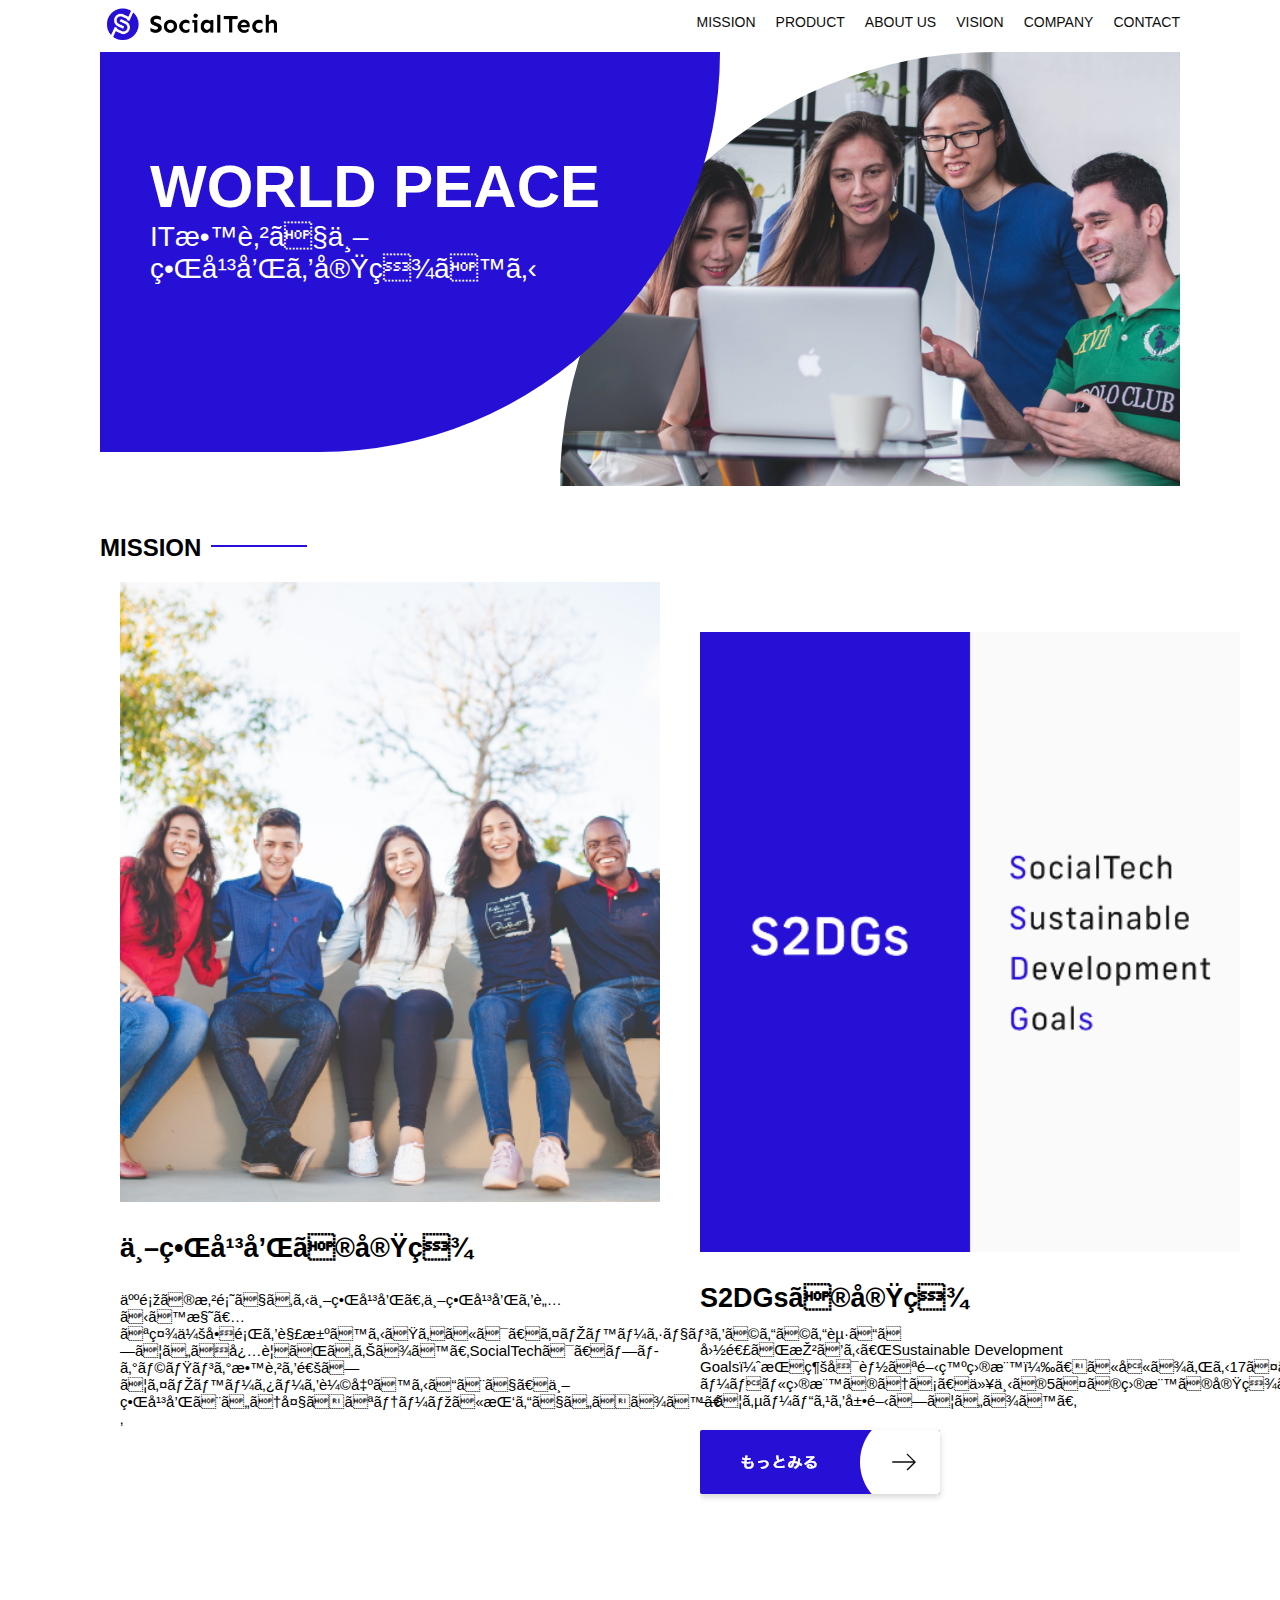
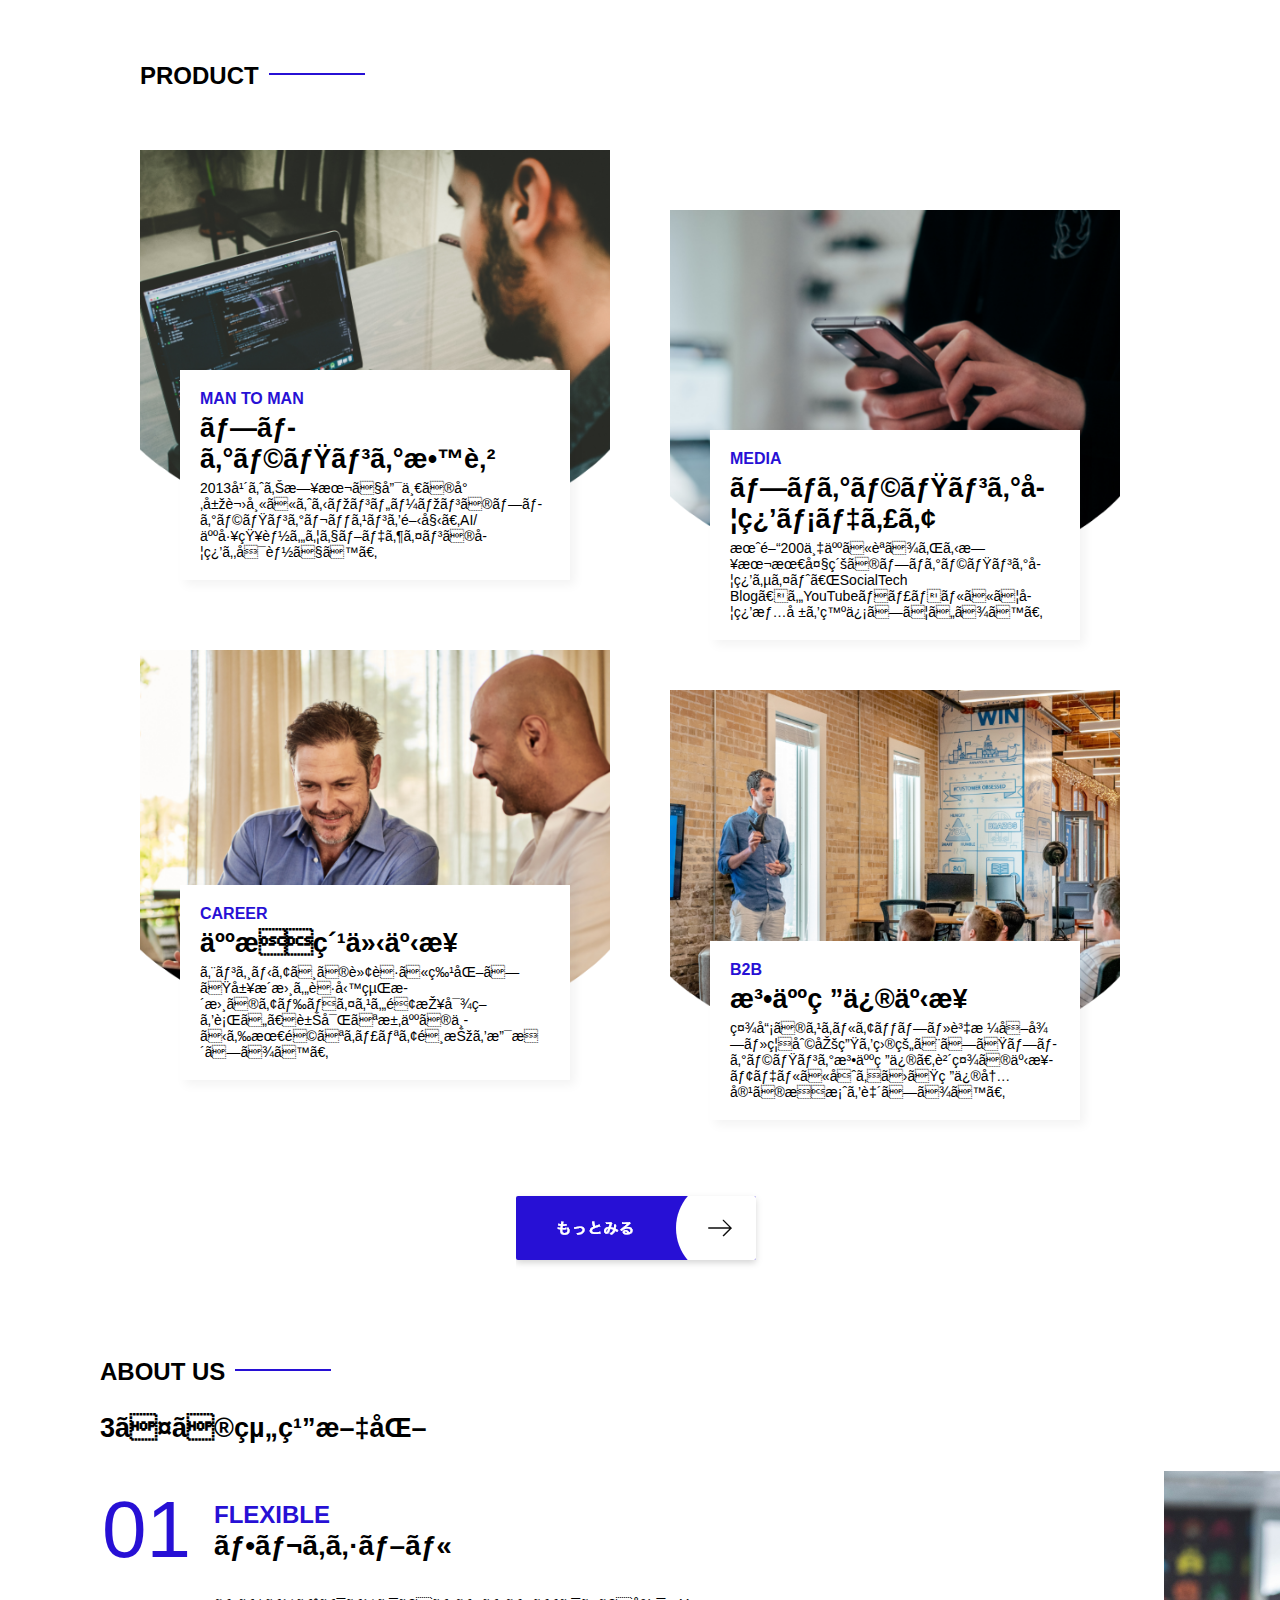
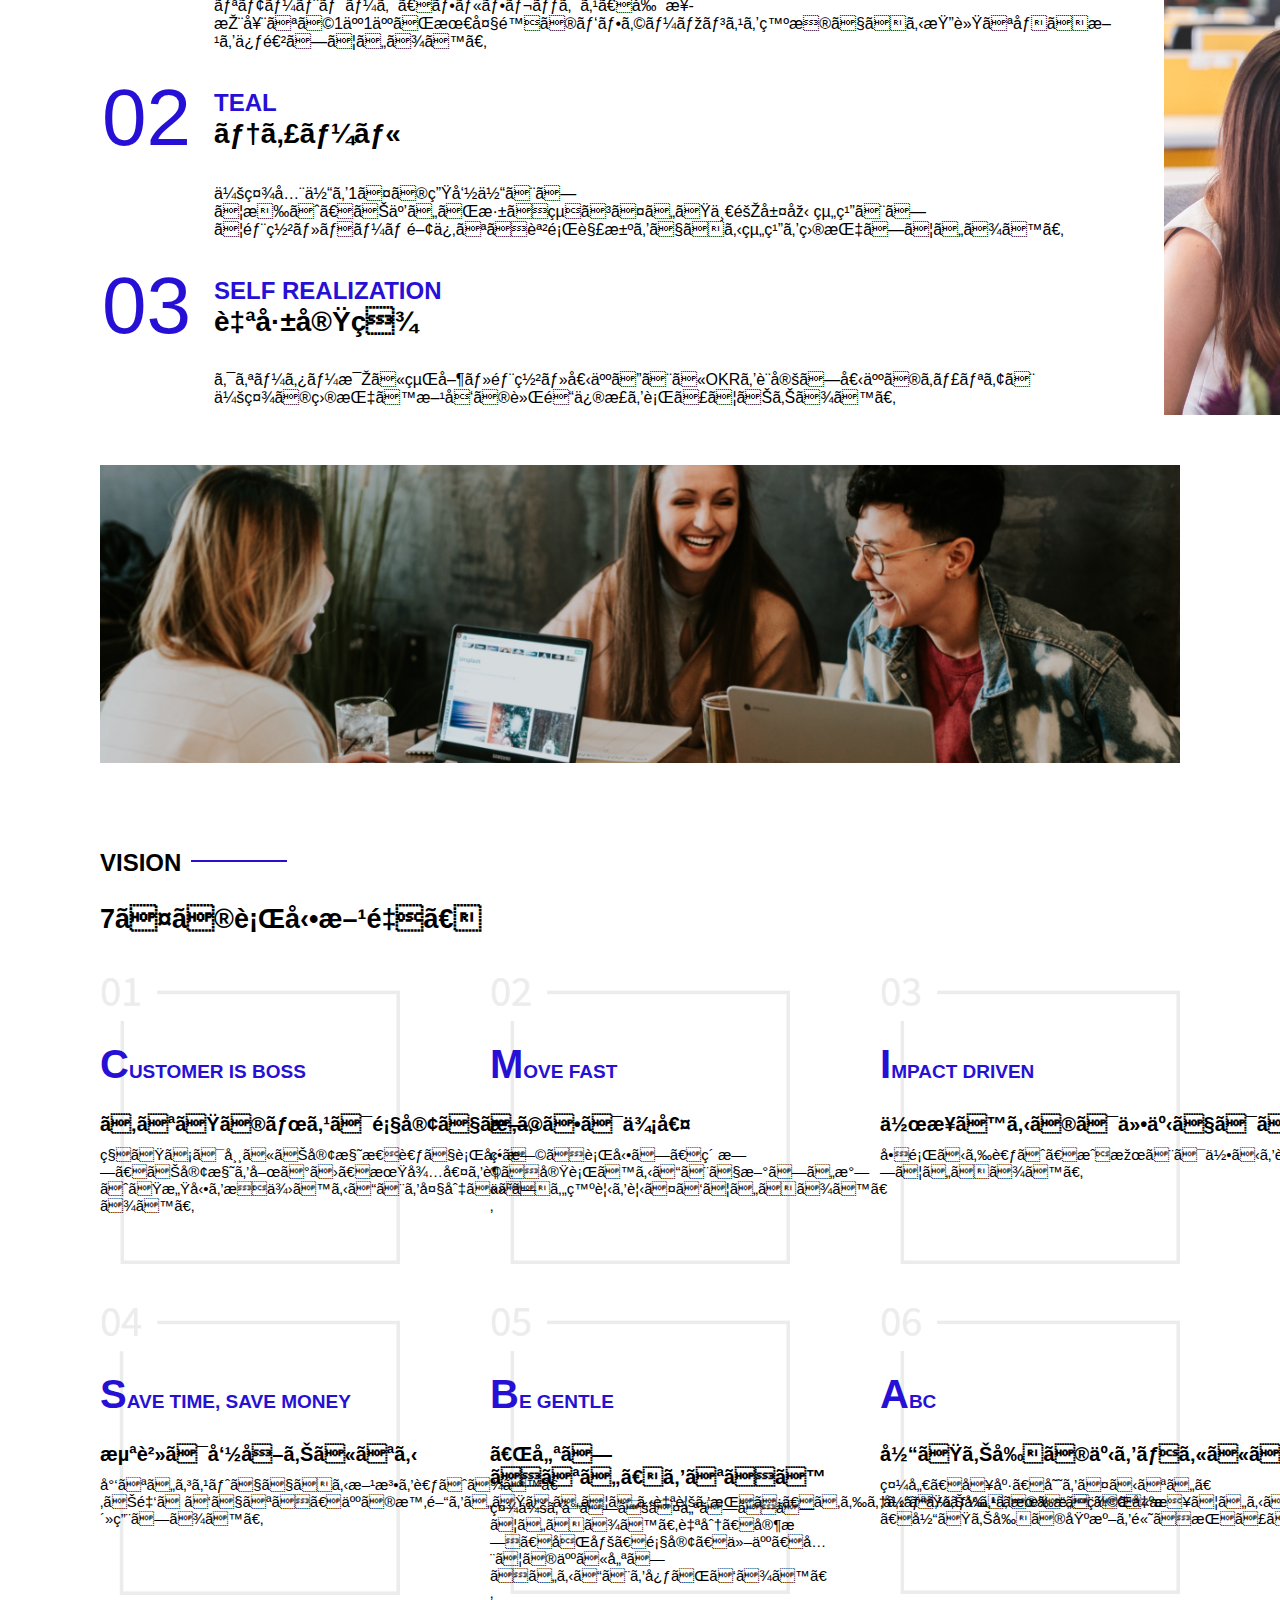
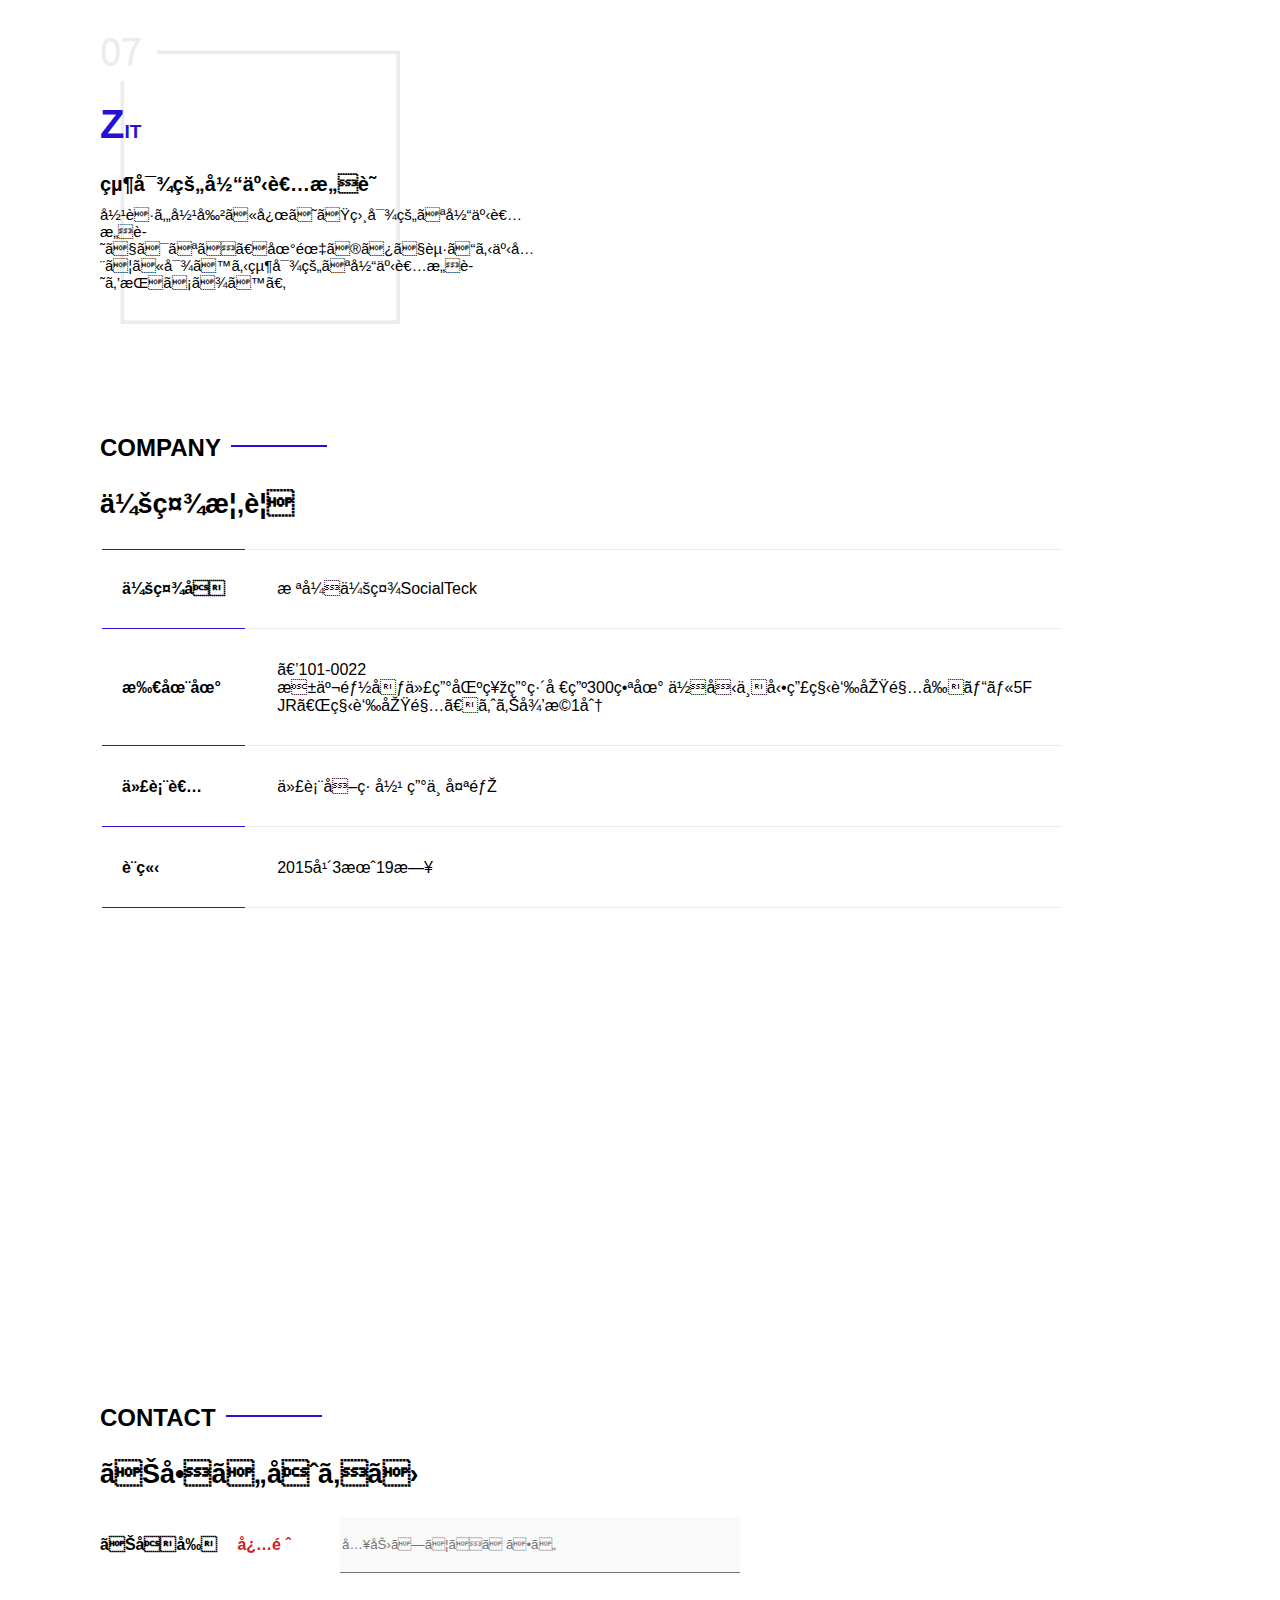
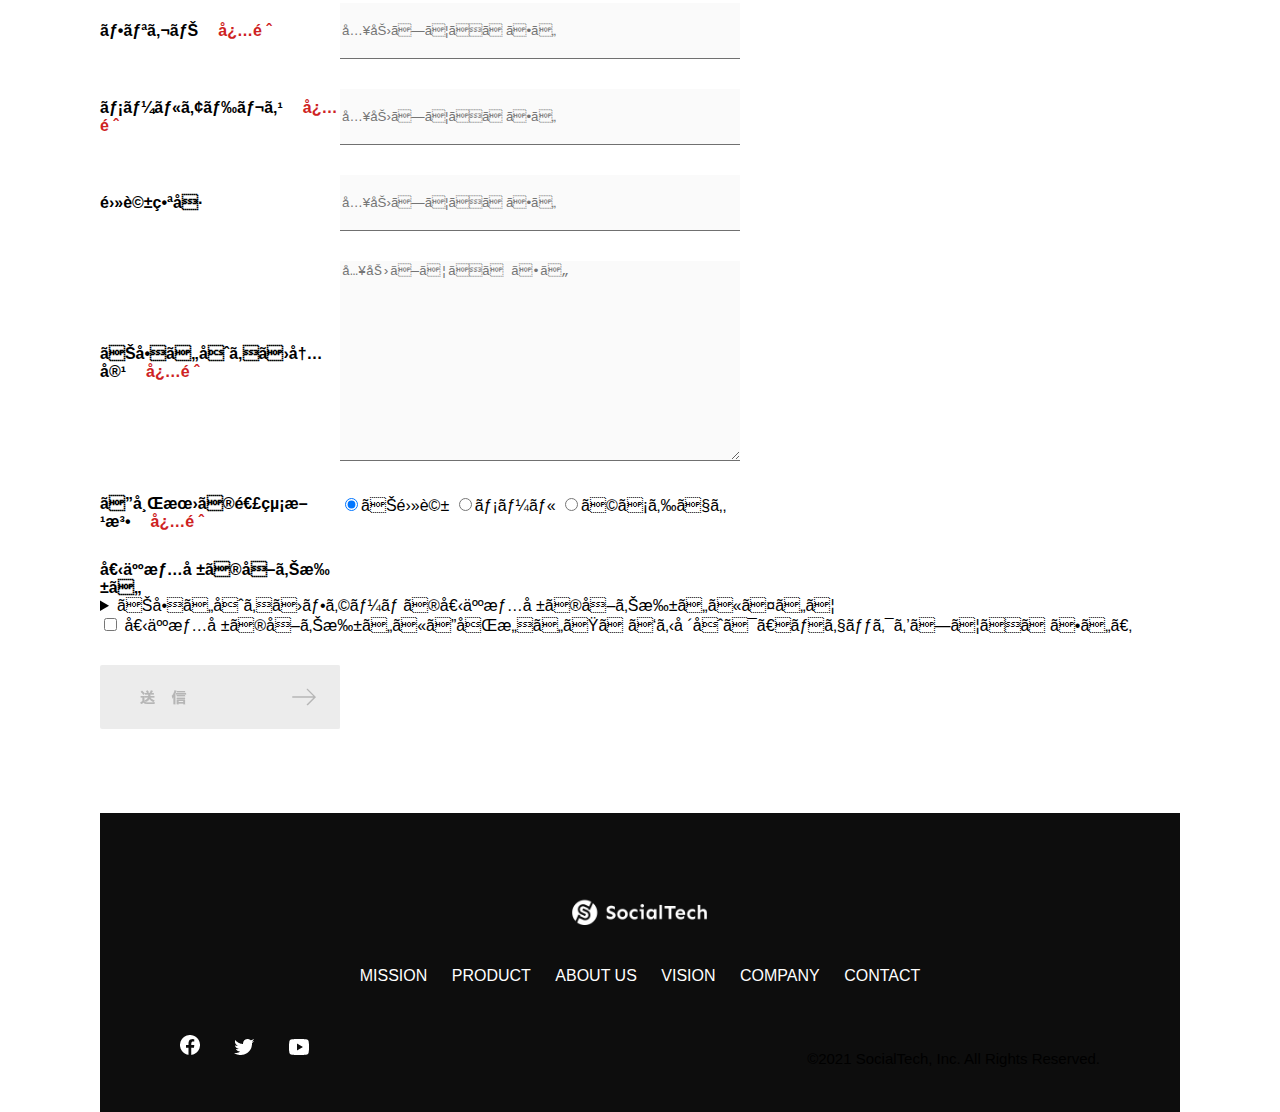
<file: kadai_tutorial_output/socialtech/index.html>
<!DOCTYPE html>
<html>
  <head>
    <title>SocialTech</title>
    <meta charset="=UTF-8">
    <meta name="description" content="SocialTechはEdTech業界のリーディングカンパニーを目指します。">
    <meta name="viewport" content="width=device-width, intial-scale=1.0">
    <link rel="stylesheet" href="style.css">
  </head>
    <body>
      <!-- ヘッダー -->
      <header>
      <!-- ロゴ -->
        <a href="index.html" id="logo"><img src="images/logo.png" alt="トップページに戻る"></a>
        <!-- PC用ナビゲーション -->
          <nav id="nav-pc">
            <ul>
              <li><a href="mission.html">MISSION</a></li>
              <li><a href="product.html">PRODUCT</a></li>
              <li><a href="index.html#aboutus">ABOUT US</a></li>
              <li><a href="index.html#vision">VISION</a></li>
              <li><a href="index.html#company">COMPANY</a></li>
              <li><a href="index.html#contact">CONTACT</a></li>
            </ul>
          </nav>
          <!-- スマホ用メニューボタン -->
           <button id="menu-sp" onclick="document.getElementById('nav-sp').style.display = 'block';">
            <img src="images/button-menu.png" alt="ナビゲーションを開く">
           </button>
           <!-- スマホ用ナビゲーション -->
            <div id="nav-sp">
              <button id="close" onclick="document.getElementById('nav-sp').style.display = 'none';">
                <img src="images/button-close.png" alt="ナビゲーションを閉じる">
              </button>
              <nav>
                <ul>
                  <li>
                    <a id="logo-sp" href="index.html" onclick="document.getElementById('nav-sp').style.display = 'none';"><img src="images/logo-sp.png" alt="トップページに戻る"></a>
                  </li>
                  <li><a class="menu" href="mission.html" onclick="document.getElementById('nav-sp').style.display = 'none';">MISSION</a></li>
                  <li><a class="menu" href="product.html" onclick="document.getElementById('nav-sp').style.display = 'none';">PRODUCT</a></li>
                  <li><a class="menu" href="index.html#aboutus" onclick="document.getElementById('nav-sp').style.display = 'none';">ABOUT US</a></li>
                  <li><a class="menu" href="index.html#vision" onclick="document.getElementById('nav-sp').style.display = 'none';">VISION</a></li>
                  <li><a class="menu" href="index.html#company" onclick="document.getElementById('nav-sp').style.display = 'none';">COMPANY</a></li>
                  <li><a class="menu" href="index.html#contact" onclick="document.getElementById('nav-sp').style.display = 'none';">CONTACT</a></li>
                </ul>
              </nav>
              <div id="sns">
                <a href="https://www.facebook.com/sejuku2013">
                  <img src="images/button-facebook.png" alt="Facebookのリンク">
                </a>
                <a href="https://twitter.com/samuraijuku">
                  <img src="images/button-twitter.png" alt="Twitterのリンク">
                </a>
                <a href="https://www.youtube.com/channel/UCCFOQO5aDK0xXam4cUQXT8g">
                  <img src="images/button-youtube.png" alt="YouTubeのリンク"></a>
              </div>
            </div>
      </header>
      <main>
        <article>
          <!-- メインビジュアル -->
          <section id="main-visual">
            <div id="main-message">
              <h1>WORLD PEACE</h1>
              <P>IT教育で世界平和を実現する</P>
            </div>
            <img src="images/index/index-main.png" alt="PCの周りに集まる多国籍の仲間たち">
          </section>
          <!-- ミッション -->
          <section id="mission">
            <h2 class="index-h2">MISSION</h2>
            <div id="mission-flex">
              <div>
                <img id="mission-photo" src="images/index/index-mission.png" alt="屋外のベンチで写真撮影をする多国籍の仲間たち">
                <h3>世界平和の実現</h3>
                <p>
                  人類の悲願である世界平和。世界平和を脅かす様々な社会問題を解決するためには、イノベーションをどんどん起こしていく必要があります。SocialTechは、プログラミング教育を通してイノベーターを輩出することで、世界平和という大きなテーマに挑んでいきます。
                </p>
              </div>
              <div>
                <img id="s2dgs" src="images/index/s2dgs.png" alt="S2DGs">
                <h3>S2DGsの実現</h3>
                <p>国連が掲げる「Sustainable Development Goals（持続可能な開発目標）」に含まれる17つのグローバル目標のうち、以下の5つの目標の実現をミッションとしてサービスを展開しています。</p>
                <a href="mission.html">
                  <img src="images/button-more.png" alt="もっとみる">
                </a>
              </div>
            </div>
          </section>
      <!-- プロダクト -->
      <section id="product">
        <h2 class="index-h2">PRODUCT</h2>
        <div class="product-flex">
          <div id="product-left">
            <div>
              <img class="product-photo" src="images/index/index-mantoman.png" alt="PCでコードを書く男性">
              <div class="product-explain">
                <span>MAN TO MAN</span>
                <h3>プログラミング教育</h3>
                <p>2013年より日本で唯一の専属講師によるマンツーマンのプログラミングレッスンを開始。AI/人工知能やウェブデザインの学習も可能です。</p>
              </div>
            </div>
            <div>
              <img class="product-photo" src="images/index/index-career.png" alt="笑顔で話し合う2人の男性">
              <div class="product-explain">
                <span>CAREER</span>
                <h3>人材紹介事業</h3>
                <p>エンジニアへの転職に特化した履歴書や職務経歴書のアドバイスや面接対策を行い、豊富な求人の中から最適なキャリア選択を支援します。</p>
              </div>
            </div>
          </div>
          <div id="product-right">
            <div>
              <img class="product-photo" src="images/index/index-media.png" alt="スマートフォンを操作する人">
              <div class="product-explain">
                <span>MEDIA</span>
                <h3>プログラミング学習メディア</h3>
                <p>月間200万人に読まれる日本最大級のプログラミング学習サイト「SocialTech Blog」やYouTubeチャネルにて学習情報を発信しています。</p>
              </div>
            </div>
            <div>
              <img class="product-photo" src="images/index/index-b2b.png" alt="講演中の男性とそれを聴く人々">
              <div class="product-explain">
                <span>B2B</span>
                <h3>法人研修事業</h3>
                <p>社員のスキルアップ・資格取得・福利厚生を目的としたプログラミング法人研修。貴社の事業モデルに合わせた研修内容の提案を致します。</p>
              </div>
            </div>
          </div>
        </div>
        <div id="product-more">
          <a href="product.html">
            <img src="images/button-more.png" alt="もっとみる">
          </a>
        </div>
      </section>
      <!-- ABOUT US -->
      <section id="aboutus">
        <h2 class="index-h2">ABOUT US</h2>
        <h3>3つの組織文化</h3>
        <div>
          <table class="culture-table">
            <tr>
              <td class="culture-num">01</td>
              <th><span class="culture-en">FLEXIBLE</span><br>フレキシブル</th>
            </tr>
            <tr>
              <td>
                <!--空のセル-->
              </td>
              <td class="culture-description">リモートワーク、フルフレックス、副業推奨など1人1人が最大限のパフォーマンスを発揮できる柔軟な働き方を促進しています。</td>
            </tr>
            <tr>
              <td class="culture-num">02</td>
              <th><span class="culture-en">TEAL</span><br>ティール</th>
            </tr>
            <tr>
              <td>
                <!--空のセル-->
              </td>
              <td class="culture-description">会社全体を1つの生命体として捉え、お互いが深く結びついた一階層型 組織として部署・チーム関係なく課題解決をできる組織を目指しています。</td>
            </tr>
            <tr>
              <td class="culture-num">03</td>
              <th><span class="culture-en">SELF REALIZATION</span><br>自己実現</th>
            </tr>
            <tr>
              <td>
                <!--空のセル-->
              </td>
              <td class="culture-description">クオーター毎に経営・部署・個人ごとにOKRを設定し個人のキャリアと 会社の目指す方向の軌道修正を行っております。</td>
            </tr>
          </table>
          <img class="culture-img" src="images/index/index-aboutus1.png" alt="笑顔で話し合う2人の女性">
        </div>
        <img class="culture-img2" src="images/index/index-aboutus2.png" alt="笑顔で話し合う3人の男女">
      </section>
      <!--vision-->
      <section id="vision">
      <h2 class="index-h2">VISION</h2>
      <h3>7つの行動方針」</h3>
      <div>
        <div class="vision-box">
          <img src="images/index/vision-01.png" alt="01">
          <div>
            <h4>CUSTOMER IS BOSS</h4>
            <h5>あなたのボスは顧客である</h5>
            <p>私たちは常にお客様思考で行動し、お客様を喜ばせ、期待値を超えた感動を提供することを大切にします。</p>
          </div>
        </div>
        <div class="vision-box">
          <img src="images/index/vision-02.png" alt="02">
          <div>
            <h4>MOVE FAST</h4>
            <h5>早さは価値</h5>
            <p>素早く行動し、素早く実行することで新しい気付きや発見を見つけていきます。</p>
          </div>
        </div>
        <div class="vision-box">
          <img src="images/index/vision-03.png" alt="03">
          <div>
            <h4>IMPACT DRIVEN</h4>
            <h5>作業するのは仕事ではない</h5>
            <p>問題から考え、成果とは何かを考え続け、インパクトのある成果を生むために仕事をしていきます。</p>
          </div>
        </div>
        <div class="vision-box">
          <img src="images/index/vision-04.png" alt="04">
          <div>
            <h4>SAVE TIME, SAVE MONEY</h4>
            <h5>浪費は命取りになる</h5>
            <p>少ないコストでできる方法を考えます。お金だけでなく、人の時間をいただいている自覚を持ち、あらゆるリソースを有意義に活用します。</p>
          </div>
        </div>
        <div class="vision-box">
          <img src="images/index/vision-05.png" alt="05">
          <div>
            <h4>BE GENTLE</h4>
            <h5>「優しくない」をなくす</h5>
            <p>社会を少しずつ優しくしていきます。自分、家族、同僚、顧客、他人、全ての人に優しくいることを心がけます。</p>
          </div>
        </div>
        <div class="vision-box">
          <img src="images/index/vision-06.png" alt="06">
          <div>
            <h4>ABC</h4>
            <h5>当たり前の事をバカにせずにちゃんとやる</h5>
            <p>礼儀、健康、嘘をつかない。当たり前のことが出来ているかを常に自問し、当たり前の基準を高く持って行動します。</p>
          </div>
        </div>
        <div class="vision-box">
          <img src="images/index/vision-07.png" alt="07">
          <div>
            <h4>ZIT</h4>
            <h5>絶対的当事者意識</h5>
            <p>役職や役割に応じた相対的な当事者意識ではなく、地震のみで起こる事全てに対する絶対的な当事者意識を持ちます。</p>
          </div>
        </div>
      </div>
      </section>
      <!--company-->
      <section id="company">
        <h2 class="index-h2">COMPANY</h2>
        <h3>会社概要</h3>
        <table id="company-table">
          <tr>
            <th class="tableheader tableheader-first">会社名</th>
            <td class="cell cell-first">株式会社SocialTeck</td>
          </tr>
          <tr>
            <th class="tableheader">所在地</th>
            <td class="cell">〒101-0022<br>東京都千代田区神田練堀町300番地 住友不動産秋葉原駅前ビル5F<br>JR「秋葉原駅」より徒歩1分</td>
          </tr>
          <tr>
            <th class="tableheader">代表者</th>
            <td class="cell">代表取締役 田中 太郎</td>
          </tr>
          <tr>
            <th class="tableheader">設立</th>
            <td class="cell">2015年3月19日</td>
          </tr>
          </table>
<iframe 
src="https://www.google.com/maps/embed?pb=!1m18!1m12!1m3!1d3240.0688551336807!2d139.7720776771055!3d35.69992317258124!2m3!1f0!2f0!3f0!3m2!1i1024!2i768!4f13.1!3m3!1m2!1s0x60188fee13660e23%3A0x77137876edf742ac!2z5L2P5Y-L5LiN5YuV55Sj56eL6JGJ5Y6f6aeF5YmN44OT44Or!5e0!3m2!1sja!2sjp!4v1704858013291!5m2!1sja!2sjp"
style="border: 0" allowfullscreen="" loading="lazy">
</iframe>
      </section>
      <!--お問い合わせフォーム-->
      <section id="contact">
        <h2 class="index-h2">CONTACT</h2>
        <h3>お問い合わせ</h3>
        <form>
          <div>
            <div class="contact-heading">
              <label class="contact-label">お名前<span class="contact-span">必須</span></label>
            </div>
            <div>
              <input type="text" name="name" placeholder="入力してください" class="contact-textbox">
            </div>
          </div>
          <div>
            <div class="contact-heading">
             <label class="contact-label">フリガナ<span class="contact-span">必須</span></label>
            </div>
            <div>
             <input type="text" name="hurigana" placeholder="入力してください" class="contact-textbox">
           </div>
           </div>
          <div>
            <div class="contact-heading">
             <lavel class="contact-label">メールアドレス<span class="contact-span">必須</span></lavel>
          </div>
          <div>
            <input type="email" name="email" placeholder="入力してください" class="contact-textbox">
          </div>
        </div>
         <div>
          <div class="contact-heading">
            <lavel class="contact-label">電話番号</lavel>
          </div>
          <div>
            <input type="txet" name="tel" placeholder="入力してください" class="contact-textbox">
          </div>
         </div>
         <div>
          <div class="contact-heading">
            <label class="contact-label">お問い合わせ内容<span class="contact-span">必須</span></label>
          </div>
          <div>
            <textarea class="contact-textarea" placeholder="入力してください" name="message"></textarea>
          </div>
         </div>
         <div>
          <div class="contact-heading">
            <label class="contact-label">ご希望の連絡方法<span class="contact-span">必須</span></label>
          </div>
          <div>
           <input class="radiobutton" type="radio" value="tel" name="contact" checked><label>お電話</label>
           <input class="radiobutton" type="radio" value="mail" name="contact"><label>メール</label>
           <input class="radiobutton" type="radio" value="both" name="contact"><label>どちらでも</label>
          </div>
         </div>
         <div>
          <div class="contact-heading">
            <label class="contact-label">個人情報の取り扱い</label>
          </div>
          <div>
            <details>
              <summary>お問い合わせフォームの個人情報の取り扱いについて</summary>
              <div>
                <dl>
                  <dt>1. 組織の名称または氏名</dt>
                  <dd>株式会社SocialTeck</dd>
                  <dt>2. 個人情報の保護管理者（もしくはその代理人）の氏名又は職名、所属及ぶ連絡先</dt>
                  <dd>
                    <p>鈴木 一郎 コーポレート部</p>
                    <p>メールアドレス：samurai@example.com</p>
                    <p>TEL：03-1234-5678</p>
                  </dd>
                  <dt>3. 個人情報の利用目的</dt>
                    <dd>
                      <ul>
                        <li>本サービス及び本サービスに関連する情報の提供又はそれらに関する連絡のため</li>
                        <li>ユーザーの本人確認のため</li>
                        <li>当社サービスのご案内のため</li>
                        <li>当社の商品等の広告または宣伝（電子メールによるものを含むものとします。）</li>
                      </ul>
                    </dd>
                    <dt>4. 個人情報の取り扱い業務の委託</dt>
                    <dd>個人情報の取り扱い業務の全部、または一部を外部に業務委託する場合があります。その際、弊社は個人情報を適切に保護できる管理体制を敷き実行している事を条件として委託先を厳選したうえで、機密保持契約を委託先と締結し、お客様の個人情報を厳密に管理させます。</dd>
                    <dt>5. 個人情報の開示請求</dt>
                    <dd>
                      お客様は、弊社に対してご自身の個人情報の開示等（利用目的の通知、開示、内容の訂正・追加・削除、利用の停止または消去、第三者への提供の停止）に関して、当社問合わせ窓口に申し出ることができます。<br>
                      その際、弊社はお客様ご本人を確認させていただいたうえで、合理的な期間内に対応いたします。<br>
                      なお、個人情報に関する弊社問合わせ先は、次の通りです。
                    </dd>
                    <dd>
                      <p>株式会社SocialTech 個人情報窓口</p>
                      <p>〒150-0043  東京都千代田区練堀町300番地 住友不動産秋葉原駅前ビル5F</p>
                      <p>メールアドレス：samurai@example.com  TEL : 03-1234-5678</p>
                    </dd>

                    <dt>6. 個人情報を提供されることの任意性について</dt>
                    <dd>お客様がご自身の個人情報を弊社に提供されるか否かは、お客様のご判断によりますが、もしご提供されない場合には、適切なサービスが提供できない場合がありますので予めご了承ください。</dd>
                </dl>
              </div>
            </details>
            <input type="checkbox" name="agree">
            <span>個人情報の取り扱いにご同意いただける場合は、チェックをしてください。</span>
          </div>
         </div>
         <input type="image" src="images/button-submit.png" alt="送信する">
        </form>
      </section>
    </article>
  </main>
  <footer>
    <div id="footer-logo">
      <img src="images/logo-sp.png" alt="SocialTech">
    </div>
     <div id="footer-link">
      <a href="mission.html">MISSION</a>
      <a href="product.html">PRODUCT</a>
      <a href="index.html#aboutus">ABOUT US</a>
      <a href="index.html#vision">VISION</a>
      <a href="index.html#company">COMPANY</a>
      <a href="index.html#contact">CONTACT</a>
    </div>
    <div id="sns-footer">
      <div class="sns-btns">
       <a href="https://www.facebook.com/sejuku2013"><img src="images/button-facebook.png" alt="Facebookのリンク"></a>
       <a href="https://twitter.com/samuraijuku"><img src="images/button-twitter.png" alt="Twitterのリンク"></a>
       <a href="https://www.youtube.com/channel/UCCFOQO5aDK0xXam4cUQXT8g"><img src="images/button-youtube.png" alt="YouTubeのリンク"></a>
      </div>
      <p id="copyright">&copy;2021 SocialTech, Inc. All Rights Reserved.</p>
    </div>
  </footer>
</body>

</html>
</file>
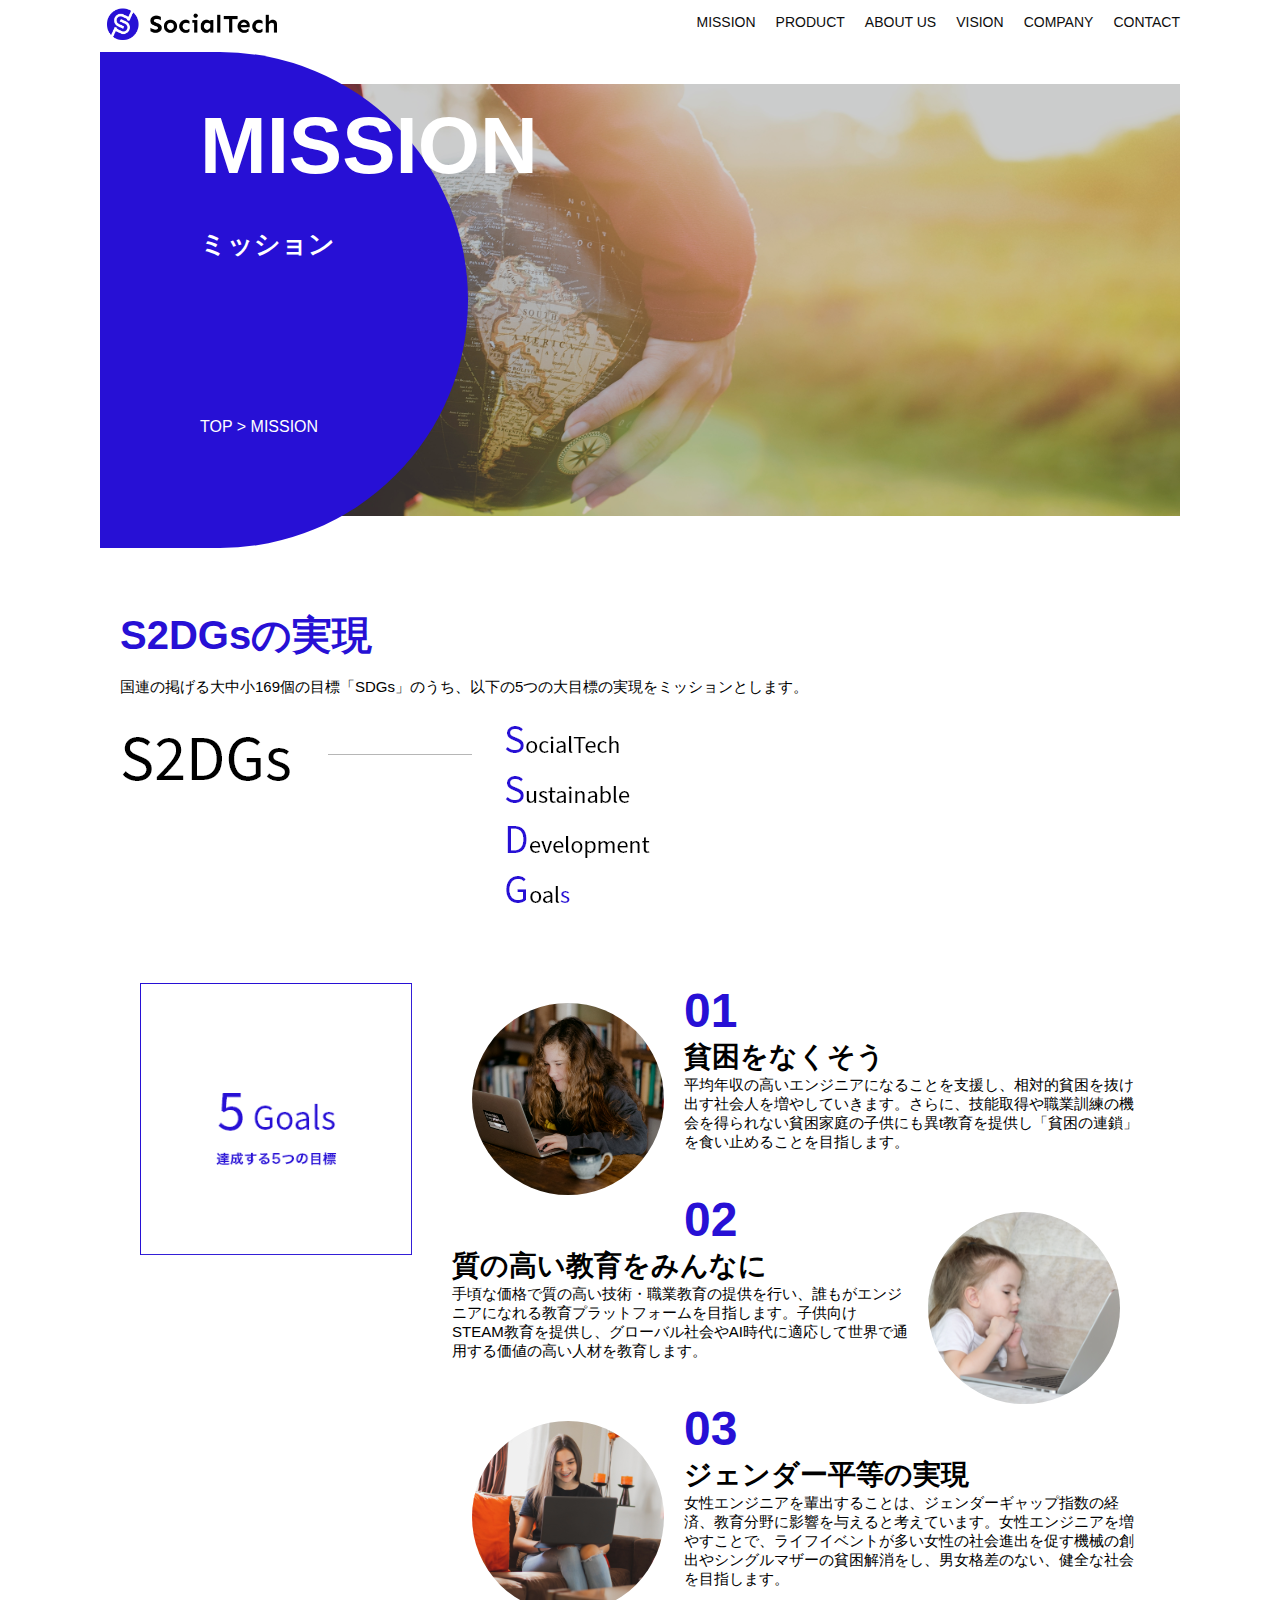
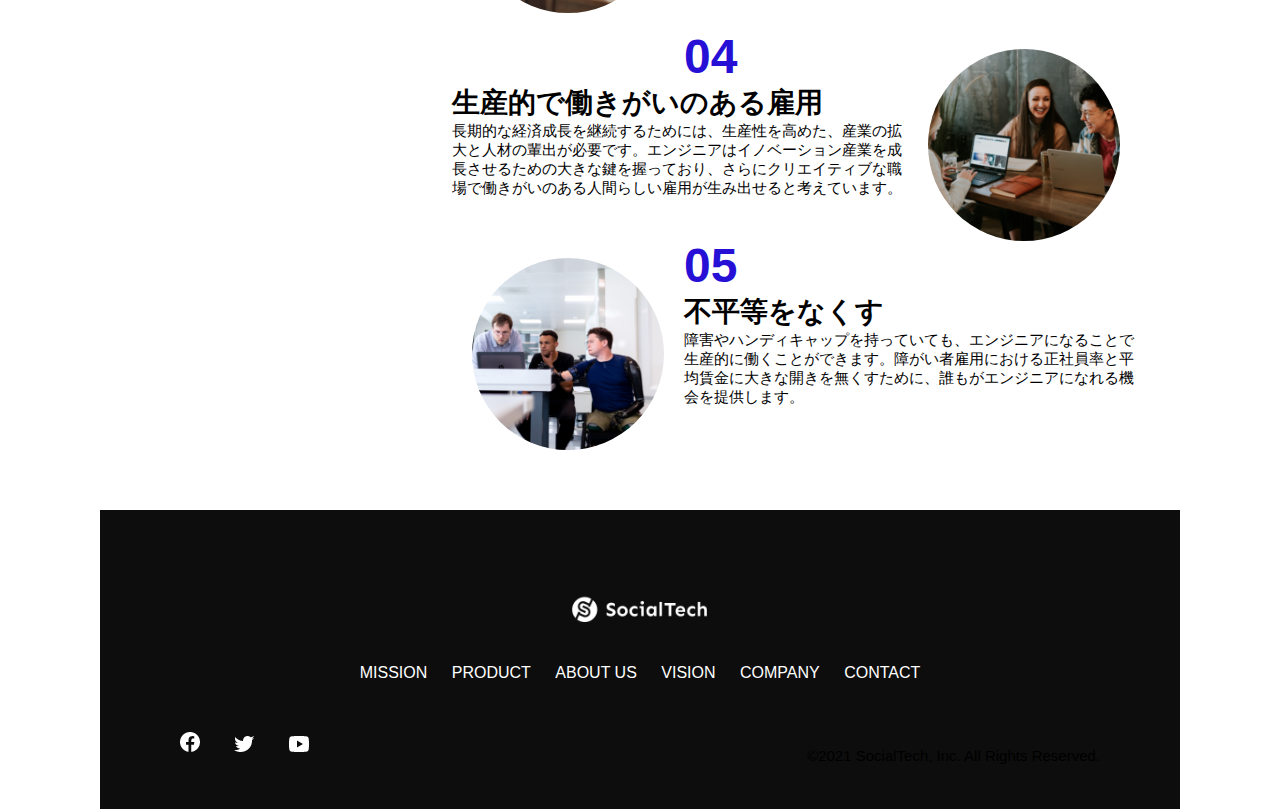
<file: kadai_tutorial_output/socialtech/mission.html>
<!DOCTYPE html>
<html>
  <head>
    <title>SocialTech - MISSION ミッション -</title>
    <meta charset="utf-8">
    <meta name ="discription" content="SoialTechが目指す目標（S2DGs）を紹介します">
    <meta name="viewport" content="width=device-width, initial-scale=1.0">
    <link rel="stylesheet" href="style.css">
  </head>
    <body>
      <!-- ヘッダー -->
      <header>
      <!-- ロゴ -->
        <a href="index.html" id="logo"><img src="images/logo.png" alt="トップページに戻る"></a>
        <!-- PC用ナビゲーション -->
          <nav id="nav-pc">
            <ul>
              <li><a href="mission.html">MISSION</a></li>
              <li><a href="product.html">PRODUCT</a></li>
              <li><a href="index.html#aboutus">ABOUT US</a></li>
              <li><a href="index.html#vision">VISION</a></li>
              <li><a href="index.html#company">COMPANY</a></li>
              <li><a href="index.html#contact">CONTACT</a></li>
            </ul>
          </nav>
          <!-- スマホ用メニューボタン -->
           <button id="menu-sp" onclick="document.getElementById('nav-sp').style.display = 'block';">
            <img src="images/button-menu.png" alt="ナビゲーションを開く">
           </button>
           <!-- スマホ用ナビゲーション -->
            <div id="nav-sp">
              <button id="close" onclick="document.getElementById('nav-sp').style.display = 'none';">
                <img src="images/button-close.png" alt="ナビゲーションを閉じる">
              </button>
              <nav>
                <ul>
                  <li>
                    <a id="logo-sp" href="index.html" onclick="document.getElementById('nav-sp').style.display = 'none';"><img src="images/logo-sp.png" alt="トップページに戻る"></a>
                  </li>
                  <li><a class="menu" href="mission.html" onclick="document.getElementById('nav-sp').style.display = 'none';">MISSION</a></li>
                  <li><a class="menu" href="product.html" onclick="document.getElementById('nav-sp').style.display = 'none';">PRODUCT</a></li>
                  <li><a class="menu" href="index.html#aboutus" onclick="document.getElementById('nav-sp').style.display = 'none';">ABOUT US</a></li>
                  <li><a class="menu" href="index.html#vision" onclick="document.getElementById('nav-sp').style.display = 'none';">VISION</a></li>
                  <li><a class="menu" href="index.html#company" onclick="document.getElementById('nav-sp').style.display = 'none';">COMPANY</a></li>
                  <li><a class="menu" href="index.html#contact" onclick="document.getElementById('nav-sp').style.display = 'none';">CONTACT</a></li>
                </ul>
              </nav>
              <div id="sns">
                <a href="https://www.facebook.com/sejuku2013">
                  <img src="images/button-facebook.png" alt="Facebookのリンク">
                </a>
                <a href="https://twitter.com/samuraijuku">
                  <img src="images/button-twitter.png" alt="Twitterのリンク">
                </a>
                <a href="https://www.youtube.com/channel/UCCFOQO5aDK0xXam4cUQXT8g">
                  <img src="images/button-youtube.png" alt="YouTubeのリンク"></a>
              </div>
            </div>
      </header>
      <main>
        <article>
          <section id="mission-main">
            <div class="mission-main-inner">
              <div id="mission-title">
                <h1>MISSION<br><span>ミッション</span></h1>
                <p>TOP > MISSION</p>
              </div>
            </div>
          </section>
          <section id="mission-s2dgs">
            <h2 class="mission-h2">S2DGsの実現</h2>
            <p>国連の掲げる大中小169個の目標「SDGs」のうち、以下の5つの大目標の実現をミッションとします。</p>
            <img src="images/mission/mission-s2dgs.png" alt="S2DGs">
          </section>
          <section id="mission-five-goals">
            <div class="five-goals-image">
              <Img src="images/mission/mission-5goals.png" alt="5Goals">
            </div>
            <div class="five-goals-read">
              <div>
                <img class="fivegoals-image-left" src="images/mission/mission-5goals01.png" alt="PCを操作する女の子">
                <span class="fivegoals-number">01</span>
                <h3 class="fivegoals-h3">貧困をなくそう</h3>
                <p class="fivegoals-p">平均年収の高いエンジニアになることを支援し、相対的貧困を抜け出す社会人を増やしていきます。さらに、技能取得や職業訓練の機会を得られない貧困家庭の子供にも異t教育を提供し「貧困の連鎖」を食い止めることを目指します。</p>
              </div>
              <div>
                <img class="fivegoals-image-right" src="images/mission/mission-5goals02.png" alt="PCを操作する女の子">
                <span class="fivegoals-number">02</span>
                <h3 class="fivegoals-h3">質の高い教育をみんなに</h3>
                <p class="fivegoals-p">手頃な価格で質の高い技術・職業教育の提供を行い、誰もがエンジニアになれる教育プラットフォームを目指します。子供向けSTEAM教育を提供し、グローバル社会やAI時代に適応して世界で通用する価値の高い人材を教育します。</p>
              </div>
              <div>
                <img class="fivegoals-image-left" src="images/mission/mission-5goals03.png" alt="PCを操作する女の子">
                <span class="fivegoals-number">03</span>
                <h3 class="fivegoals-h3">ジェンダー平等の実現</h3>
                <p class="fivegoals-p">女性エンジニアを輩出することは、ジェンダーギャップ指数の経済、教育分野に影響を与えると考えています。女性エンジニアを増やすことで、ライフイベントが多い女性の社会進出を促す機械の創出やシングルマザーの貧困解消をし、男女格差のない、健全な社会を目指します。</p>
              </div>
              <div>
                <img class="fivegoals-image-right" src="images/mission/mission-5goals04.png" alt="PCを操作する女の子">
                <span class="fivegoals-number">04</span>
                <h3 class="fivegoals-h3">生産的で働きがいのある雇用</h3>
                <p class="fivegoals-p">長期的な経済成長を継続するためには、生産性を高めた、産業の拡大と人材の輩出が必要です。エンジニアはイノベーション産業を成長させるための大きな鍵を握っており、さらにクリエイティブな職場で働きがいのある人間らしい雇用が生み出せると考えています。</p>
              </div>
              <div>
                <img class="fivegoals-image-left" src="images/mission/mission-5goals05.png" alt="PCを操作する女の子">
                <span class="fivegoals-number">05</span>
                <h3 class="fivegoals-h3">不平等をなくす</h3>
                <p class="fivegoals-p">障害やハンディキャップを持っていても、エンジニアになることで生産的に働くことができます。障がい者雇用における正社員率と平均賃金に大きな開きを無くすために、誰もがエンジニアになれる機会を提供します。</p>
              </div>
            </div>
          </section>
        </article>
      </main>
      <footer>
        <div id="footer-logo">
         <img src="images/logo-sp.png" alt="SocialTech">
        </div>
        <div id="footer-link">
         <a href="mission.html">MISSION</a>
         <a href="product.html">PRODUCT</a>
         <a href="index.html#aboutus">ABOUT US</a>
         <a href="index.html#vision">VISION</a>
         <a href="index.html#company">COMPANY</a>
         <a href="index.html#contact">CONTACT</a>
        </div>
        <div id="sns-footer">
         <div class="sns-btns">
          <a href="https://www.facebook.com/sejuku2013"><img src="images/button-facebook.png" alt="Facebookのリンク"></a>
          <a href="https://twitter.com/samuraijuku"><img src="images/button-twitter.png" alt="Twitterのリンク"></a>
          <a href="https://www.youtube.com/channel/UCCFOQO5aDK0xXam4cUQXT8g"><img src="images/button-youtube.png" alt="YouTubeのリンク"></a>
        </div>
        <p id="copyright">&copy;2021 SocialTech, Inc. All Rights Reserved.</p>
      </div>
     </footer>
 </body>
</html>
</file>
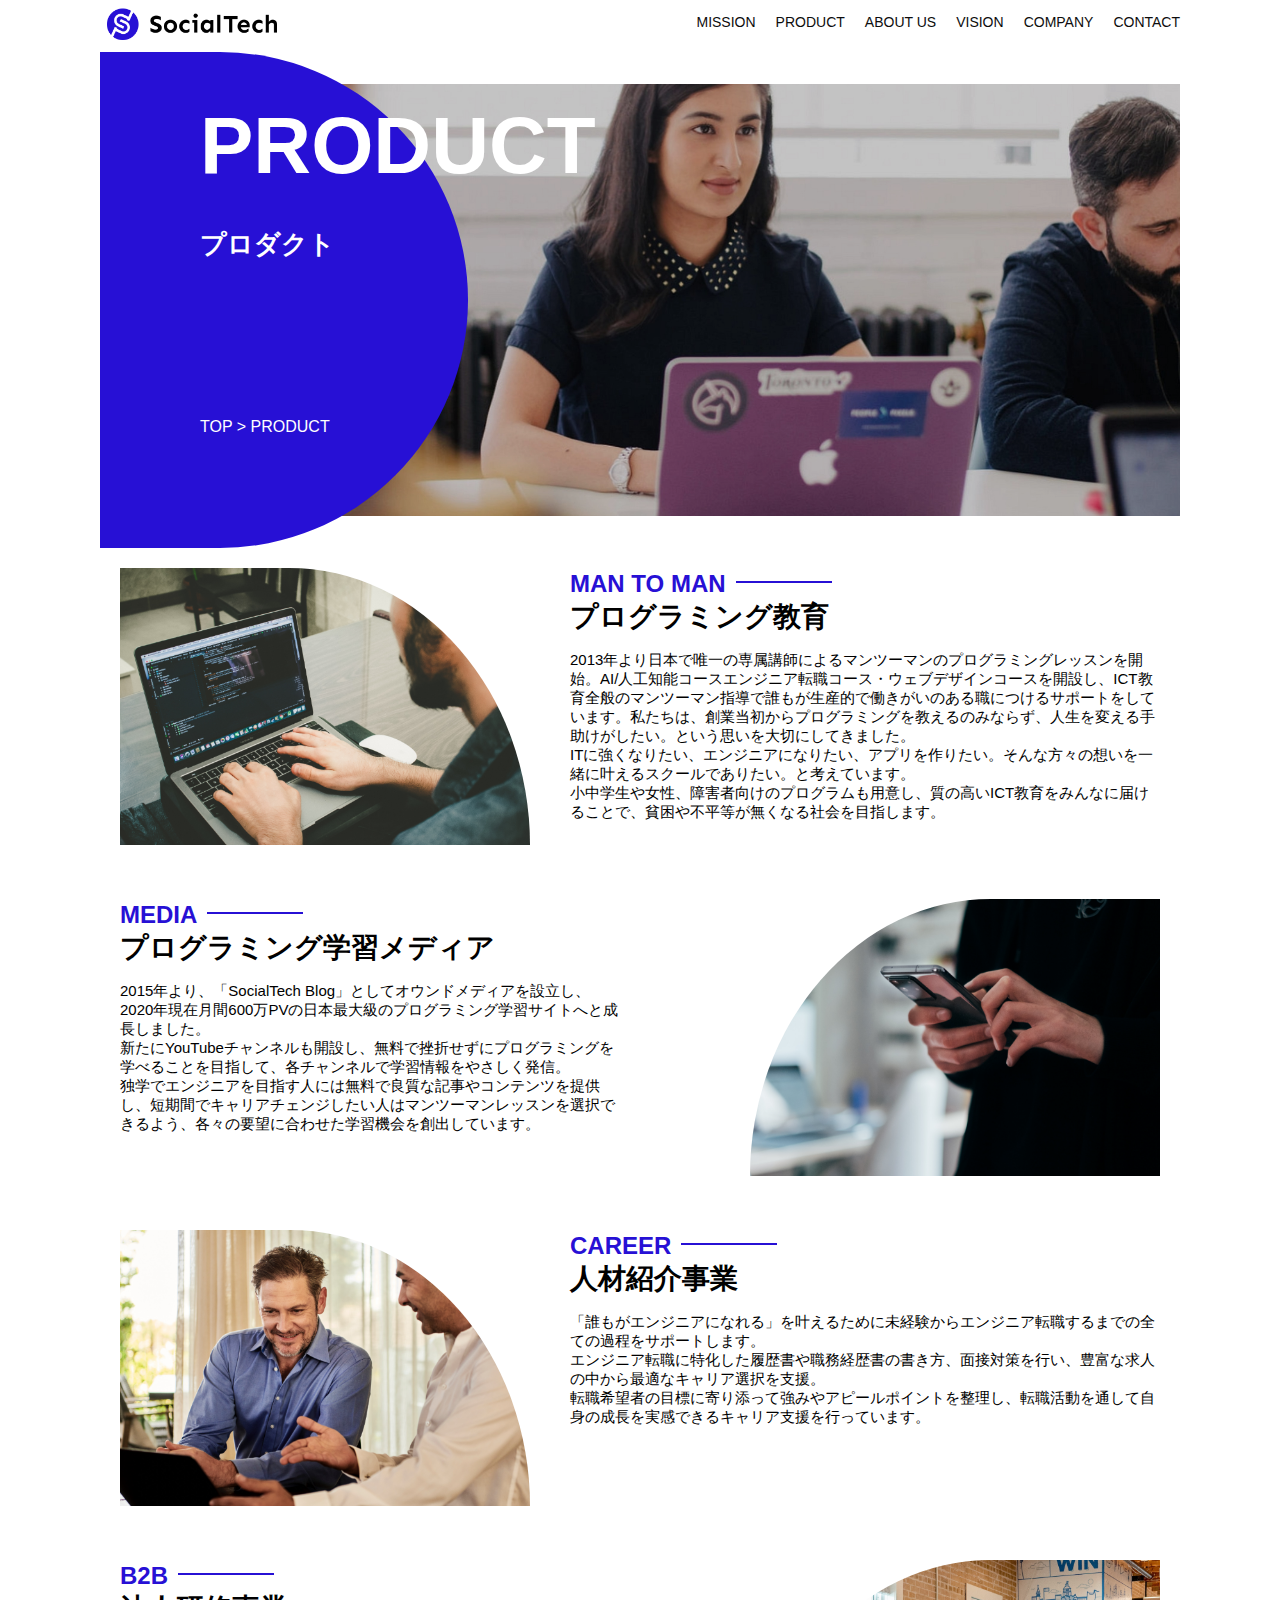
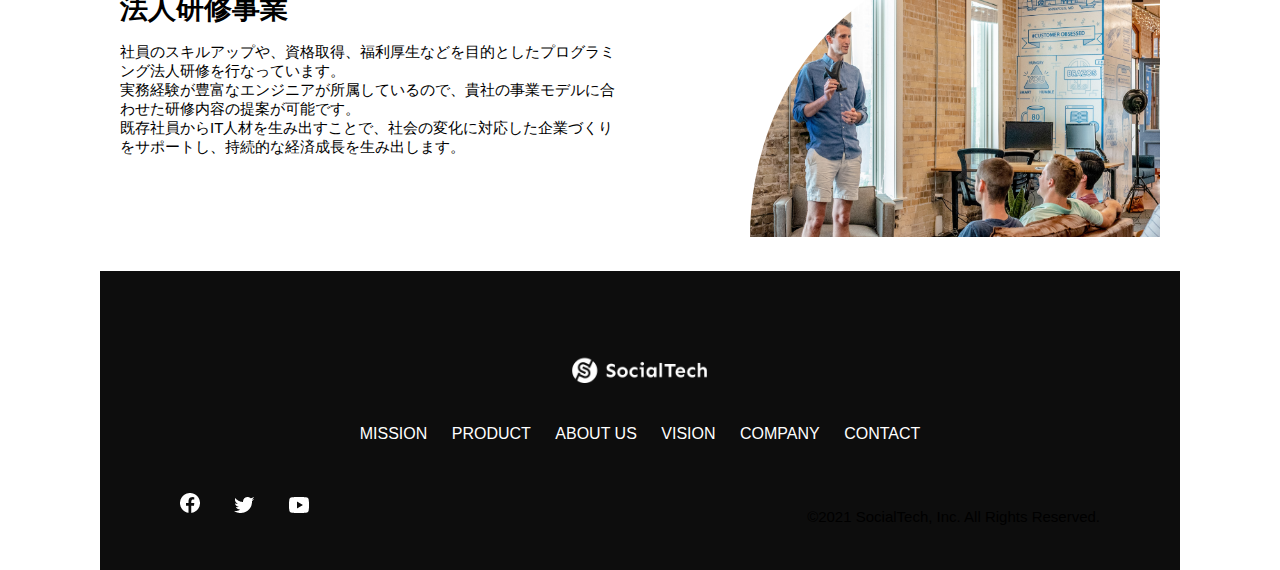
<file: kadai_tutorial_output/socialtech/product.html>
<!DOCTYPE html>
<html>
  <head>
    <title>SocialTech -PRODUCT プロダクト-</title>
    <meta charset="utf-8">
    <meta name="description" content="SocialTechの4つのプロダクトを紹介します。">
    <meta name="viewport" content="width=device-width, initial-scale=1.0">
    <link rel="stylesheet" href="style.css">
  </head>
  <body>
    <!-- ヘッダー -->
    <header>
      <!-- ロゴ -->
      <a href="index.html" id="logo">
        <img src="images/logo.png" alt="トップページに戻る">
      </a>

      <!-- PC用ナビゲーション -->
      <nav id="nav-pc">
        <ul>
          <li><a href="mission.html">MISSION</a></li>
          <li><a href="product.html">PRODUCT</a></li>
          <li><a href="index.html#aboutus">ABOUT US</a></li>
          <li><a href="index.html#vision">VISION</a></li>
          <li><a href="index.html#company">COMPANY</a></li>
          <li><a href="index.html#contact">CONTACT</a></li>
        </ul>
      </nav>
      <!-- スマホ用メニューボタン -->
      <button id="menu-sp" onclick="document.getElementById('nav-sp').style.display = 'block'">
        <img src="images/button-menu.png" alt="ナビゲーションを開く">
      </button>
      <!-- スマホ用ナビゲーション -->
      <div id="nav-sp">
        <button id="close" onclick="document.getElementById('nav-sp').style.display = 'none'">
          <img src="images/button-close.png" alt="ナビゲーションを閉じる">
        </button>
        <nav>
          <ul>
            <li>
              <a id="logo-sp" href="index.html" onclick="document.getElementById('nav-sp').style.display = 'none'"><img src="images/logo-sp.png" alt="トップページに戻る"></a>
            </li>
            <li><a class="menu" href="mission.html" onclick="document.getElementById('nav-sp').style.display = 'none'">MISSION</a></li>
            <li><a class="menu" href="product.html" onclick="document.getElementById('nav-sp').style.display = 'none'">PRODUCT</a></li>
            <li><a class="menu" href="index.html#aboutus" onclick="document.getElementById('nav-sp').style.display = 'none'">ABOUT US</a></li>
            <li><a class="menu" href="index.html#vision" onclick="document.getElementById('nav-sp').style.display = 'none'">VISION</a></li>
            <li><a class="menu" href="index.html#company" onclick="document.getElementById('nav-sp').style.display = 'none'">COMPANY</a></li>
            <li><a class="menu" href="index.html#contact" onclick="document.getElementById('nav-sp').style.display = 'none'">CONTACT</a></li>
          </ul>
        </nav>
        <div id="sns">
          <a href="https://www.facebook.com/sejuku2013">
            <img src="images/button-facebook.png" alt="Facebookのリンク">
          </a>
          <a href="https://twitter.com/samuraijuku">
            <img src="images/button-twitter.png" alt="Twitterのリンク">
          </a>
          <a href="https://www.youtube.com/channel/UCCFOQO5aDK0xXam4cUQXT8g">
            <img src="images/button-youtube.png" alt="YouTubeのリンク">
          </a>
        </div>
      </div>
    </header>
    <main>
      <article>
        <section id="product-main">
          <div class="product-main-inner">
            <div id="product-title">
              <h1>PRODUCT<br><span>プロダクト</span></h1>
              <p>TOP > PRODUCT</p>
            </div>
          </div>
        </section>
        <section class="product-section product-section-left">
          <div class="product-section-img">
            <img src="images/product/product-mantoman.png" alt="PCでコードを書く男性">
          </div>
          <div class="product-read">
            <h2 class="product-h2">MAN TO MAN</h2>
            <h3 class="product-h3">プログラミング教育</h3>
            <p>
              2013年より日本で唯一の専属講師によるマンツーマンのプログラミングレッスンを開始。AI/人工知能コースエンジニア転職コース・ウェブデザインコースを開設し、ICT教育全般のマンツーマン指導で誰もが生産的で働きがいのある職につけるサポートをしています。私たちは、創業当初からプログラミングを教えるのみならず、人生を変える手助けがしたい。という思いを大切にしてきました。<br>ITに強くなりたい、エンジニアになりたい、アプリを作りたい。そんな方々の想いを一緒に叶えるスクールでありたい。と考えています。<br>小中学生や女性、障害者向けのプログラムも用意し、質の高いICT教育をみんなに届けることで、貧困や不平等が無くなる社会を目指します。
            </p>
          </div>
        </section>
        <section class="product-section product-section-right">
          <div class="product-read">
            <h2 class="product-h2">MEDIA</h2>
            <h3 class="product-h3">プログラミング学習メディア</h3>
            <p>2015年より、「SocialTech Blog」としてオウンドメディアを設立し、2020年現在月間600万PVの日本最大級のプログラミング学習サイトへと成長しました。<br>新たにYouTubeチャンネルも開設し、無料で挫折せずにプログラミングを学べることを目指して、各チャンネルで学習情報をやさしく発信。<br>独学でエンジニアを目指す人には無料で良質な記事やコンテンツを提供し、短期間でキャリアチェンジしたい人はマンツーマンレッスンを選択できるよう、各々の要望に合わせた学習機会を創出しています。</p>
          </div>
          <div class="product-section-img">
            <img src="images/product/product-media.png" alt="スマートフォンを操作する人">
          </div>
        </section>
        <section class="product-section product-section-left">
          <div class="product-section-img">
            <img src="images/product/product-career.png" alt="笑顔で話し合う2人の男性">
          </div>
          <div class="product-read">
            <h2 class="product-h2">CAREER</h2>
            <h3 class="product-h3">人材紹介事業</h3>
            <p>「誰もがエンジニアになれる」を叶えるために未経験からエンジニア転職するまでの全ての過程をサポートします。<br>エンジニア転職に特化した履歴書や職務経歴書の書き方、面接対策を行い、豊富な求人の中から最適なキャリア選択を支援。<br>転職希望者の目標に寄り添って強みやアピールポイントを整理し、転職活動を通して自身の成長を実感できるキャリア支援を行っています。<br></p>
          </div>
        </section>
        <section class="product-section product-section-right">
          <div class="product-read">
            <h2 class="product-h2">B2B</h2>
            <h3 class="product-h3">法人研修事業</h3>
            <p>社員のスキルアップや、資格取得、福利厚生などを目的としたプログラミング法人研修を行なっています。<br>実務経験が豊富なエンジニアが所属しているので、貴社の事業モデルに合わせた研修内容の提案が可能です。<br>既存社員からIT人材を生み出すことで、社会の変化に対応した企業づくりをサポートし、持続的な経済成長を生み出します。</p>
          </div>
          <div class="product-section-img">
            <img src="images/product/product-b2b.png" alt="講演中の男性とそれを聴く人々">
          </div>
        </section>
      </article>
    </main>
    <footer>
      <div id="footer-logo">
        <img src="images/logo-sp.png" alt="SocialTech">
      </div>
      <div id="footer-link">
        <a href="mission.html">MISSION</a>
        <a href="product.html">PRODUCT</a>
        <a href="index.html#aboutus">ABOUT US</a>
        <a href="index.html#vision">VISION</a>
        <a href="index.html#company">COMPANY</a>
        <a href="index.html#contact">CONTACT</a>
      </div>
      <div id="sns-footer">
        <div class="sns-btns">
          <a href="https://www.facebook.com/sejuku2013"><img src="images/button-facebook.png" alt="Facebookのリンク"></a>
          <a href="https://twitter.com/samuraijuku"><img src="images/button-twitter.png" alt="Twitterのリンク"></a>
          <a href="https://www.youtube.com/channel/UCCFOQO5aDK0xXam4cUQXT8g"><img src="images/button-youtube.png" alt="YouTubeのリンク"></a>
        </div>
        <p id="copyright">&copy;2021 SocialTech, Inc. All Rights Reserved.</p>
      </div>
    </footer>    
  </body>
</html>
</file>
<file: kadai_tutorial_output/socialtech/style.css>
/* PC、スマホ共通スタイル */
* {
  box-sizing: border-box;
}

p { 
  font-size: 15px;
}
 body { 
  font-family: "Source Sans Pro", "Hiragino Kaku Gothic ProN", Arial, sans-serif;
  max-width: 1080px;
  margin: 0 auto 0 auto;
 }
 /* ヘッダー */
 header { 
  display: flex;
  justify-content: space-between;
 }
 /* ナビゲーションのレイアウト */
 #nav-pc { 
  font-size: 14px;
 }
 #nav-pc ul { 
  display: flex;
  padding-left: 0;
 }
 #nav-pc li { 
  list-style: none;
 }
 /* ナビゲーションのリンクを装飾 */
 #nav-pc a { 
  text-decoration: none;
  margin-left: 20px;
  color: #0d0d0d;
 }
 #nav-pc a:hover { 
  text-decoration: underline;
 }
 /* スマホ用ナビを非表示 */
  #nav-sp,
  #menu-sp { 
    display: none;
  }
 /* メインビジュアル */
 #main-visual { 
  position: relative;
  height: 400px;
 }
 #main-message { 
  position: absolute;
  top: 0;
  left: 0;
  background-color: #2710d5;
  color: #ffffff;
  border-radius: 0 0 476px 0;
  max-width: 620px;
  height: 100%;
  width: 100%;
  z-index: 11;
 }
 #main-message > h1 { 
  font-size: 60px;
  margin: 100px 0 0 50px;
 }
 #main-message > p { 
  font-size: 28px;
  margin: 0 0 0 50px;
 }
 #main-visual > img { 
  max-width: 620px;
  border-radius: 476px 0 0 0;
  position: absolute;
  top: 0;
  right: 0;
  z-index: 10;
 }
 /* 見出し */
 h2 { 
  margin: 40px 0 0 0;
 }
 h2::after { 
  content: url("images/line.png");
  margin-left: 10px;
 }
 h3 { 
  font-size: 27px;
 }
 /* ミッション */
 #mission { 
  margin: 80px auto 80px auto;
 }
 #mission-flex { 
  display: flex;
 }
 #mission-flex > div { 
  width: 50%;
  margin: 20px;
 }
 #mission-photo { 
  width: 100%;
 }
 #s2dgs { 
  margin-top: 50px;
  width: 100%;
 }
  /* プロダクト */
#product { 
  border-color: #fafafa;
  margin: 80px 0 80px 0;
  padding: 10px 40px 0px 40px;
}
/* 外枠 */
#product .product-flex { 
  margin-top: 40px;
  display: flex;
}
/* 左側のカラム */
#product-left { 
  width: 50%;
  margin-right: 20px;
}
/* 右側のカラム */
#product-right { 
  width: 50%;
  margin: 20px;
  margin-top: 80px;
}
/* 画像+説明 */
#product-left > div { 
  position: relative;
  height: 480px;
  margin-top: 20px;
}
#product-right > div { 
  position: relative;
  height: 480px;
  margin-left: 20px;
}
/* 画像 */
.product-photo { 
  width: 100%;
}
/* 説明文の枠 */
.product-explain { 
  background-color: #ffffff;
  position: absolute;
  left: 0;
  bottom: 50px;
  margin: 0 40px 0 40px;
  padding: 20px;
  box-shadow: 5px 5px 10px rgba(0, 0, 0, 0.05);
}
/* 説明文の英語 */
.product-explain > span { 
  color: #2710d5;
  font-weight: bold;
  font-size: 16px;
  margin: 0;
}
/* 説明文 */
.product-explain > h3 { 
  margin: 5px 0 5px 0;
}
/* もっと見るボタン */
.product-explain > p  { 
  font-size: 14px;
  margin: 0;
}
#product-more  { 
  text-align: center;
}
#prpduct-more a { 
  position: relative;
  bottom: -42px;
}
/* ABOUT US */
#aboutus {
  margin: 80px auto 80px auto;
}
/* ３つの組織文化と写真を入れる枠 */
#aboutus > div {
  display: flex;
}
/* 画像 */
.culture-img {
  width: 50%;
  align-self: flex-start;
}
.culture-img2 {
  margin-top: 50px;
  width: 100%;
}
/* 3つの組織文化の表 */
.culture-table {
  margin-right: 50px;
}
 /* 番号 */
 .culture-num {
   font-size: 80px;
   color: #2710d5;
   padding: 0 20px 0 0;
 }
 /* 見出し */
 .culture-table th {
   text-align: left;
   font-size: 28px;
   font-weight: bold;
 }
 /* 組織文化英語 */
 .culture-en {
   color: #2710d5;
   font-size: 24px;
 }
 /* 説明文 */
 .culture-description {
   margin: 0;
 }
/* ビジョン */
#vision { 
  margin: 80px auto 80px auto;
}
/* セクション内の外枠 */
#vision > div { 
  display: flex;
  justify-content: space-between;
  flex-wrap: wrap;
}
/* 7つの行動方針の枠 */
.vision-box { 
  width: 300px;
  height: 300px;
  margin-bottom: 30px;
  position: relative;
}
.vision-box > img { 
  width: 100%;
  position: relative;
  z-index: 30;
}
.vision-box > div { 
  position: absolute;
  top: 0;
  left: 0;
  z-index: 31;
  margin-right: 20px;
}
.vision-box > div > h4 { 
  color: #2710d5;
  font-size: 19px;
  margin-top: 80px;
}
.vision-box > div > h4::first-letter { 
  font-size: 40px;
}
.vision-box > div > h5 { 
  font-size: 20px;
  margin: 0 0 0 0;
}
.vision-box > div > p { 
  margin: 10px 0 0 0;
}
/* 会社概要 */
#company { 
  margin: 80px auto 80px auto;
}
#conpany-table { 
  width: 100%;
}
.tableheader {
   text-align: left;
   padding: 20px;
   border-bottom-color: #2710d5;
   border-bottom-width: 1px;
   border-bottom-style: solid;
   width: 100px;
 }
 
 .tableheader-first {
   border-top-color: #2710d5;
   border-top-width: 1px;
   border-top-style: solid;
 }
 
.cell { 
  padding: 30px;
  border-bottom-color: #ececec;
  border-bottom-width: 1px;
  border-bottom-style: solid;
}
.cell-first { 
  border-top-color: #ececec;
  border-top-width: 1px;
  border-top-style: solid;
}
#company > iframe { 
  width: 100%;
  height: 368px;
  margin-top: 40px;
}
/* お問い合わせ */
#contact { 
  margin: 80px auto 80px auto;
}
/* 外枠 */
#contact > form > div { 
  display: flex;
  flex-direction: row;
  flex-wrap: wrap;
  padding-bottom: 30px;
}
/* 左列の見出し */
.contact-heading { 
  width: 240px;
  align-self: center;
}
/* 見出しのラベル */
.contact-label { 
  font-weight: bold;
}
/* 必須 */
.contact-span { 
  color: #ce2222;
  margin: 0 0 0 20px;
  font-weight: bold;
}
/* テキストボックス */
.contact-textbox { 
  border-top: 0px;
  border-left: 0px;
  border-right: 0px;
  border-bottom-width: 1px;
  border-bottom-color: #707070;
  border-style: solid;
  background-color: #fafafa;
  width: 400px;
  height: 56px;
}
/* お問い合わせ内容のテキストエリア */
.contact-textarea { 
  border-top: 0px;
  border-left: 0px;
  border-right: 0px;
  border-bottom-width: 1px;
  border-bottom-color: #707070;
  background-color: #fafafa;
  width: 400px;
  height: 200px;
}
/* 詳細の各項目の見出し */
#contact dt { 
  font-weight: bold;
}
#contact dd { 
  margin: 0 0 16px 0;
}
#contact dd p { 
  margin: 0;
}
#cotact dd ul { 
  padding-left: 0;
}
#contact dd li { 
  margin-bottom: 0;
  list-style: none;
}
/* フッター */
footer { 
  background-color: #0d0d0d;
  text-align: center;
  padding: 80px 80px 30px 80px;
}
#footer-logo { 
  margin-bottom: 30px;
}
#footer-link { 
  margin-bottom: 50px;
}
#footer-link > a {
  text-decoration: none;
  margin: 10px;
  color: #ffffff;
}
#footer-link > a:hover { 
  text-decoration: underline;
}
#sns-footer { 
  display: flex;
  justify-content: space-between;
}
#sns-footer a  {
  margin-right: 30px;
}
#copyrigft { 
  color: #ffffff;
  margin: 0;
}
/* mission.html用スタイル */
/* ミッションのメインビジュアル */
.mission-main-inner { 
  background-image: url("images/mission/mission-main.png");
  background-repeat: no-repeat;
  background-position-y: center;
}
#mission-title {
  background-color: #2710d5;
  width: 368px;
  color: #ffffff;
  height: 496px;
  border-radius: 0 248px 248px 0;
  position: relative;
}
#mission-title h1 { 
  position: absolute;
  top: 0;
  left: 100px;
  font-size: 80px;
  line-height: 1;
}
#mission-title h1 span { 
  font-size: 26px;
}
#mission-title > p { 
  position: absolute;
  top: 350px;
  left: 100px;
  font-size: 16px;
}
#mission-s2dgs { 
  padding: 20px;
}
.mission-h2 { 
  color: #2710d5;
  font-size: 40px;
}
.mission-h2::after { 
  content: none;
}
/* ミッションページ　5つのゴール設定 */
#mission-five-goals { 
  padding: 20px;
  display: flex;
}
#mission-five-goals .five-goals-image { 
  width: 30%;
  padding: 20px;
}
#mission-five-goals .five-goals-image img { 
  width: 100%;
}
#mission-five-goals .five-goals-read { 
  width: 70%;
  padding: 20px;
}
#mission-five-goals .five-goals-read > div { 
  margin-bottom: 40px;
}
.fivegoals-image-right { 
  float:right;
  margin: 20px;
}
.fivegoals-image-left { 
  float:left;
  margin: 20px;
}
.fivegoals-number { 
  color: #2710d5;
  font-size: 48px;
  font-weight: bold;
  margin: 0;
}
.fivegoals-h3 { 
  font-size: 28px;
  margin: 0;
}
.fivegoals-p {
  margin: 0;
}
/* プロダクトページ */
.product-main-inner {
  background-image: url("images/product/product-main.png");
  background-repeat: no-repeat;
  background-position-y: center;
} 
#product-title {
  background-color: #2710d5;
  width: 368px;
  color: #ffffff;
  height: 496px;
  border-radius: 0 248px 248px 0;
  position: relative;
}
#product-title h1 {
  position: absolute;
  top: 0;
  left: 100px;
  font-size: 80px;
  line-height: 1;
}
#product-title h1 span {
  font-size: 26px;
}
#product-title > p {
  position: absolute;
  top: 350px;
  left: 100px;
  font-size: 16px;
}
/* セクション */
.product-section {  
  display: flex;
  padding: 20px 20px 0;
}
.product-section .product-section-img { 
  width: 450px;
}
/* 左が画像のセクション */
.product-section-left .product-section-img img { 
  width: 100%;
  padding: 0 40px 30px 0;
  border-radius: 0 432px 0 0;
}
.product-section-left .product-read { 
  width: 50%;
  flex-grow: 1;
}
.product-section-left .product-read p  {
  margin-bottom: 0;
}
/* 右が画像のセクション */
.product-section-right { 
  display: flex;
  justify-content: space-between;
}
.product-section-right .product-section-img img { 
  width: 100%;
  padding: 0 0 30px 40px;
  border-radius: 432px 0 0 0;
}
.product-section-right .product-read  {
  width: 500px;
}
.product-h2 { 
  color: #2710d5;
  font-size: 24px;
  margin: 0;
}
.product-h3 { 
  font-size: 28px;
  margin: 0;
}
/*====================
 スマートフォン用のスタイル
=====================*/
@media screen and (max-width: 767px) {
  /* PC用ナビゲーション非表示 */
  #nav-pc {
    display: none;
  }
  /* ハンバーガーメニュー */
  #menu-sp {
    display: block;
    background-color: transparent;
    float: right;
    padding: 0;
    border: none;
  }
  /* スマホ用ナビゲーションの表示切替*/
  /* 初期状態、レイアウトと非表示設定 */
  #nav-sp {
    background-color: #2710d5;
    position: fixed;
    left: 0;
    top: 0;
    height: 100%;
    width: 100%;
    display: none;
    z-index: 100;
  }
  /* ×ボタン */
  #close {
    position: absolute;
    top: 20px;
    right: 20px;
    background-color: transparent;
    border: none;
  }
  #nav-sp nav ul {
    padding-left: 0;
  }
  #nav-sp nav li {
    list-style: none;
  }
  /* ナビゲーションメニュー用ロゴ */
  #logo-sp {
    margin: 80px 0 30px 20px;
  }
  /* ナビゲーションのリンクの装飾設定 */
  #nav-sp nav a {
    display: block;
    color: #ffffff;
  }
  #nav-sp nav a:hover {
    text-decoration: underline;
  }
  #nav-sp .menu {
    text-decoration: none;
    margin: 0 20px 0 20px;
    height: 44px;
    font-size: 16px;
    background-image: url("images/arrow.png");
    background-repeat: no-repeat;
    background-position: right top;
  }
  #sns {
    position: absolute;
    bottom: 20px;
    left: 20px;
  }
  #sns > a {
    margin-right: 30px;
  }
/* メインビジュアル */
  #main-visual { 
    position: relative;
    height: 470px;
  }
  #main-visual > div { 
    text-align: center;
    height: 280px;
  }
  #main-visual h1 { 
    font-size: 28px;
    margin: 90px 0 0 0;
  }
  #main-visual > div > p { 
    margin: 0;
    font-size: 15px;
  }
  #main-visual > img { 
    width: 100%;
    border-radius: 476px 0 0 0;
    top: auto;
    bottom: 0;
  }
  /* 見出し */
  h2 { 
    margin: 15px 0 15px 0;
  }
  h3 { 
    font-size: 24px;
    margin: 10px 0 0 0;
  }
 /* ミッション */
  #mission {
    margin: 20px 0 20px 0;
    padding: 0 20px 0 20px;
  }
  #mission-flex {
    flex-direction: column;
  }
  #mission-flex > div {
    width: 100%;
    margin: 0;
  }  
  /* プロダクト */
  #product {
    margin: 0;
    padding: 10px 20px 0 20px;
  }  
  /* 外枠 */
  #product .product-flex {
    flex-direction: column;
    margin-top: 0;
  } 
  /* 左右のカラム　スマホでは縦並び */
  #product-left,
  #product-right {
    width: 100%;
    margin: 0;
  }
  /* 画像＋説明の枠 */
  #puroduct-left > div,
  #product-right > div { 
    position: relative;
    margin: 0;
  }
  /* 説明文 */
  .product-explain { 
    position: relative;
    margin: 0;
  }
  .product-explain > h3 { 
    margin: 10px 0 10px 0;
    font-size: 24px;
  }
  /* もっと見る */
  #product-more  {
    text-align: left;
  }
  /* ABOUT US */
  #aboutus {
    margin: 80px 20px 80px 20px;
  }
  #aboutus > div { 
    flex-direction: column;
  }
  .culture-table th { 
    font-size: 16px;
  }
  .culture-table { 
    margin-right: 0;
    padding-right: 20px;
    order: 2;
  }
  .culture-img { 
    width: 100%;
    order: 1;
  }
  #culture-img2 { 
    margin-top: 0;
  }
  .culture-num {
    padding: 0;
  }
  .culture-description { 
    margin: 0;
  }
  /* ビジョン */
  #vision { 
    margin: 80px 20px 80px 20px;
  }
  .vision-box > img { 
    position: absolute;
    top: 0;
    left: 0;
  }
  .vision-box > div >h4 { 
    margin: 60px  0 0 0;
  }
  /* 会社概要 */
  #company {
    margin: 0 20px 0 20px;
  }
  #company > h3 { 
    margin-bottom: 20px;
  }
  .tableheader { 
    width: 50px;
  }
  .cell { 
    padding: 20px;
  }
  #company > iframe { 
    height: 240px;
  }
  /* お問い合わせ */
  #contact { 
    margin: 80px 20px 80px 20px;
  }
  #contact h3 { 
    margin-bottom: 20px;
  }
  #cantact > form > div { 
    flex-direction: column;
    padding-bottom: 20px;
  }
  .contact-heading  {
    align-self: auto;
    margin-bottom: 20px;
  }
  .contact-textbox  {
    min-width: 300px;
    width: 100%;
  }
  .contact-textarea { 
    height: 150px;
    width: 100%;
  }
  .radiobutton { 
    margin-bottom: 20px;
  }
  /* フッター */
  footer{ 
    padding: 30px 20px 50px 20px;
    text-align: left;
  }
  #footer-link > a { 
    margin: 0 20px 30px 0;
    display: block;
    background-image: url(images/arrow.png);
    background-repeat: no-repeat;
    background-position: right top;
  }
  #footer-link > a:hover  {
    text-decoration: underline;
  }
  #sns-footer {
    flex-direction: column;
    justify-content: flex-start;
  }
  #copyright { 
    font-size: 12px;
    margin-top: 30px;
  }
  /* mission.html用スタイル */
  /* ミッションのメインビジュアル */
  #mission-main {
    height: 256px;
    margin-top: 4%;
    position: relative;
  }
  .mission-main-inner { 
    height: 80%;
    background-size: cover;
  }
  #mission-title { 
    width: 136px;
    height: 256px;
    position: absolute;
    top:-10%
  }
  #mission-title h1 { 
    left: 20px;
    font-size: 40px;
  }
  #mission-title h1 span { 
    font-size: 18px;
  }
  #mission-title > p { 
    top: 180px;
    left: 20px;
    font-size: 13px;
  }
  /* ミッションページ　S2DGSの設定 */
  .mission-h2 {
     font-size: 38px;
     margin: 0px;
  }
  .mission-h2::after { 
    content: none;
  }
  #mission-s2dgs > img { 
    width: 100%;
  }
  /* ミッションページ　5つのゴールの設定 */
  #mission-five-goals { 
    flex-direction: column;
  }
  #mission-five-goals > div { 
    padding: 0;
  }
  #mission-five-goals .five-goals-image,
  #mission-five-goals .five-goals-read { 
    width: 100%;
    padding: 0;
  }
  #mission-five-goals .five-goals-read > div { 
    display: flex;
    flex-direction: column;
  }
  .fivegoals-image-right,
  .fivegoals-image-left { 
    align-self: center;
  }
  /* プロダクトページ */
  #product-main { 
    height: 256px;
    margin-top: 4%;
    position: relative;
  }
  .product-main-inner { 
    height: 80%;
    background-size: cover;
  }
  #product-title { 
    width: 136px;
    height: 256px;
    position: absolute;
    top: -10%;
  }
  #product-title h1 { 
    left: 20px ;
    font-size: 40px;
  }
  #product-title h1 span { 
    font-size: 18px;
  }
  #product-title > p { 
    top: 180px;
    left: 20px;
    font-size: 13px;
  }
  /* セクション */
  .product-section {
    flex-direction: column;
  }
  .product-section .product-section-img { 
    width: 100%;
  }
  .product-section .product-section-img img { 
    width: 100%;
    padding: 0;
  }
  /* 左が画像のセクション */
  .product-section-left .product-section-img img { 
    border-radius: 0 300px 0 0;
  }
  .product-section-left .product-read { 
    width: 100%;
    flex-grow: 1;
  }
  /* 右が画像のセクション */
  .product-section-right .product-section-img img { 
    order: 1;
    border-radius: 300px 0 0 0;
  }
  .product-section-right .product-read { 
    order: 2;
    width: 100%;
  }
}
</file>
